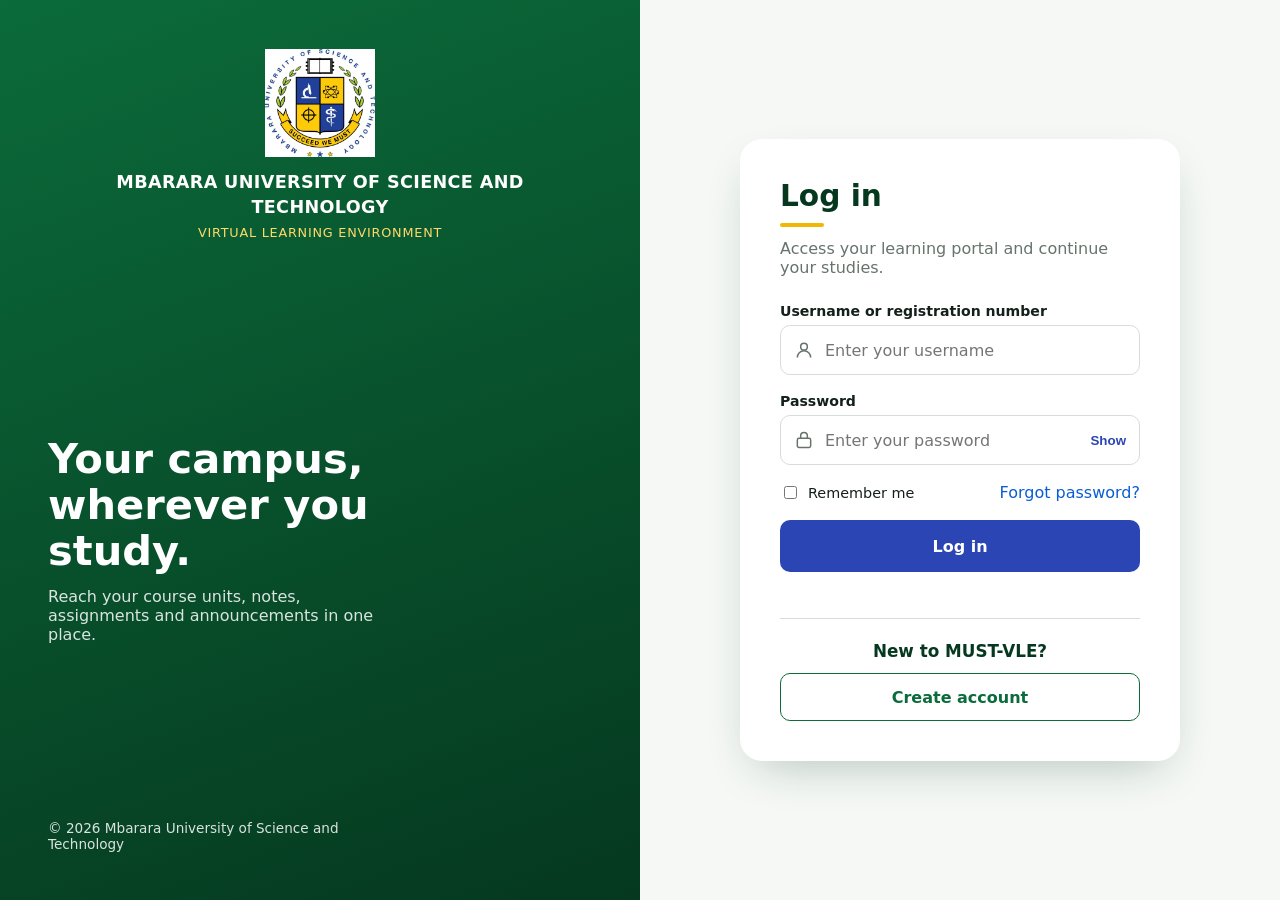
<file: index.html>
<!DOCTYPE html>
<html lang="en">
<head>
    <meta charset="UTF-8">
    <meta name="viewport" content="width=device-width, initial-scale=1.0">
    <title>Login | MUST-VLE</title>
    <link rel="stylesheet" href="style.css">
</head>
<body>

    <aside class="brand">
        <div class="brand-header">
            <img src="must-logo.png" alt="Mbarara University of Science and Technology logo" class="brand-logo">
            <div class="university-name">
                <strong>MBARARA UNIVERSITY OF SCIENCE AND TECHNOLOGY</strong>
                <small>Virtual Learning Environment</small>
            </div>
        </div>

        <div>
            <h2>Your campus, wherever you study.</h2>
            <p>Reach your course units, notes, assignments and announcements in one place.</p>
        </div>

        <p class="foot">&copy; 2026 Mbarara University of Science and Technology</p>
    </aside>

    <main class="panel">
        <section class="card">
            <header class="card-head">
                <h1>Log in</h1>
                <p>Access your learning portal and continue your studies.</p>
            </header>

            <form class="form" novalidate>

                <div class="field">
                    <label for="username">Username or registration number</label>
                    <div class="control">
                        <svg viewBox="0 0 24 24"><circle cx="12" cy="8" r="4"/><path d="M4 21a8 8 0 0 1 16 0"/></svg>
                        <input id="username" name="username" type="text" autocomplete="username" placeholder="Enter your username" required>
                    </div>
                    <p class="error">Enter your username or registration number.</p>
                </div>

                <div class="field">
                    <label for="password">Password</label>
                    <div class="control">
                        <svg viewBox="0 0 24 24"><rect x="4" y="10" width="16" height="11" rx="2"/><path d="M8 10V7a4 4 0 0 1 8 0v3"/></svg>
                        <input id="password" name="password" type="password" autocomplete="current-password" placeholder="Enter your password" required>
                        <button type="button" class="toggle" data-toggle="password">Show</button>
                    </div>
                    <p class="error">Enter your password.</p>
                </div>

                <div class="row">
                    <label class="check">
                        <input type="checkbox" name="remember">
                        <span>Remember me</span>
                    </label>

                    <a href="#">Forgot password?</a>
                </div>

                <button class="btn" type="submit">Log in</button>

                <div class="first-time">
                    <h2>New to MUST-VLE?</h2>
                    <a class="btn-outline" href="createAccount.html">Create account</a>
                </div>
            </form>
        </section>
    </main>

</body>
</html>
</file>
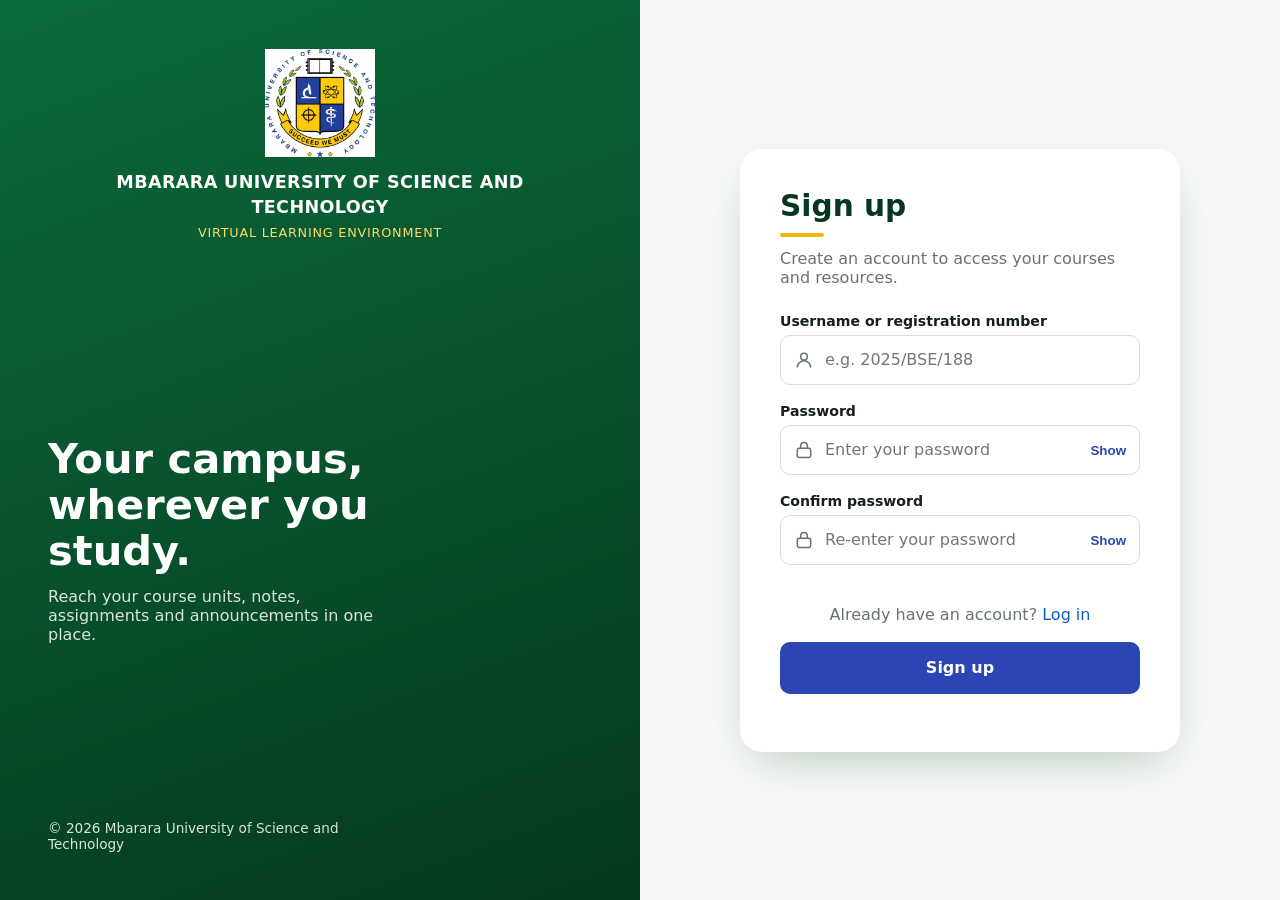
<file: createAccount.html>
<!DOCTYPE html>
<html lang="en">
<head>
    <meta charset="UTF-8">
    <meta name="viewport" content="width=device-width, initial-scale=1.0">
    <title>Create account | MUST-VLE</title>
    <link rel="stylesheet" href="style.css">
</head>
<body>

    <aside class="brand">
        <div class="brand-header">
           <img src="must-logo.png" alt="Mbarara University of Science and Technology logo" class="brand-logo">
            <div class="university-name">
                <strong>MBARARA UNIVERSITY OF SCIENCE AND TECHNOLOGY</strong>
                <small>Virtual Learning Environment</small>
            </div>
        </div>

        <div>
            <h2>Your campus, wherever you study.</h2>
            <p>Reach your course units, notes, assignments and announcements in one place.</p>
        </div>

        <p class="foot">&copy; 2026 Mbarara University of Science and Technology</p>
    </aside>

    <main class="panel" id="main">
        <section class="card">

            <header class="card-head">
                <h1>Sign up</h1>
                <p>
                    Create an account to access your courses and resources.
                </p>
            </header>

            <form class="form" id="signupForm" novalidate>

                <div class="field">
                    <label for="username">Username or registration number</label>
                    <div class="control">
                        <svg viewBox="0 0 24 24"><circle cx="12" cy="8" r="4"/><path d="M4 21a8 8 0 0 1 16 0"/></svg>
                        <input id="username" name="username" type="text"
                               autocomplete="username" placeholder="e.g. 2025/BSE/188" required>
                    </div>
                    <p class="error">Enter your username or registration number.</p>
                </div>

                <div class="field">
                    <label for="password">Password</label>
                    <div class="control">
                        <svg viewBox="0 0 24 24"><rect x="4" y="10" width="16" height="11" rx="2"/><path d="M8 10V7a4 4 0 0 1 8 0v3"/></svg>
                        <input id="password" name="password" type="password"
                               autocomplete="new-password" placeholder="Enter your password" required>
                        <button type="button" class="toggle" data-toggle="password">Show</button>
                    </div>
                    <p class="error">Enter your password.</p>
                </div>

                <div class="field">
                    <label for="confirmPassword">Confirm password</label>
                    <div class="control">
                        <svg viewBox="0 0 24 24"><rect x="4" y="10" width="16" height="11" rx="2"/><path d="M8 10V7a4 4 0 0 1 8 0v3"/></svg>
                        <input id="confirmPassword" name="confirmPassword" type="password"
                               autocomplete="new-password" placeholder="Re-enter your password" required>
                        <button type="button" class="toggle" data-toggle="confirmPassword">Show</button>
                    </div>
                    <p class="error">Confirm your password.</p>
                </div>

                <p class="switch">Already have an account? <a href="index.html">Log in</a></p>

                <button class="btn" type="submit">Sign up</button>
                <p class="success" id="formMsg"></p>
            </form>

        </section>
    </main>
</body>
</html>
</file>
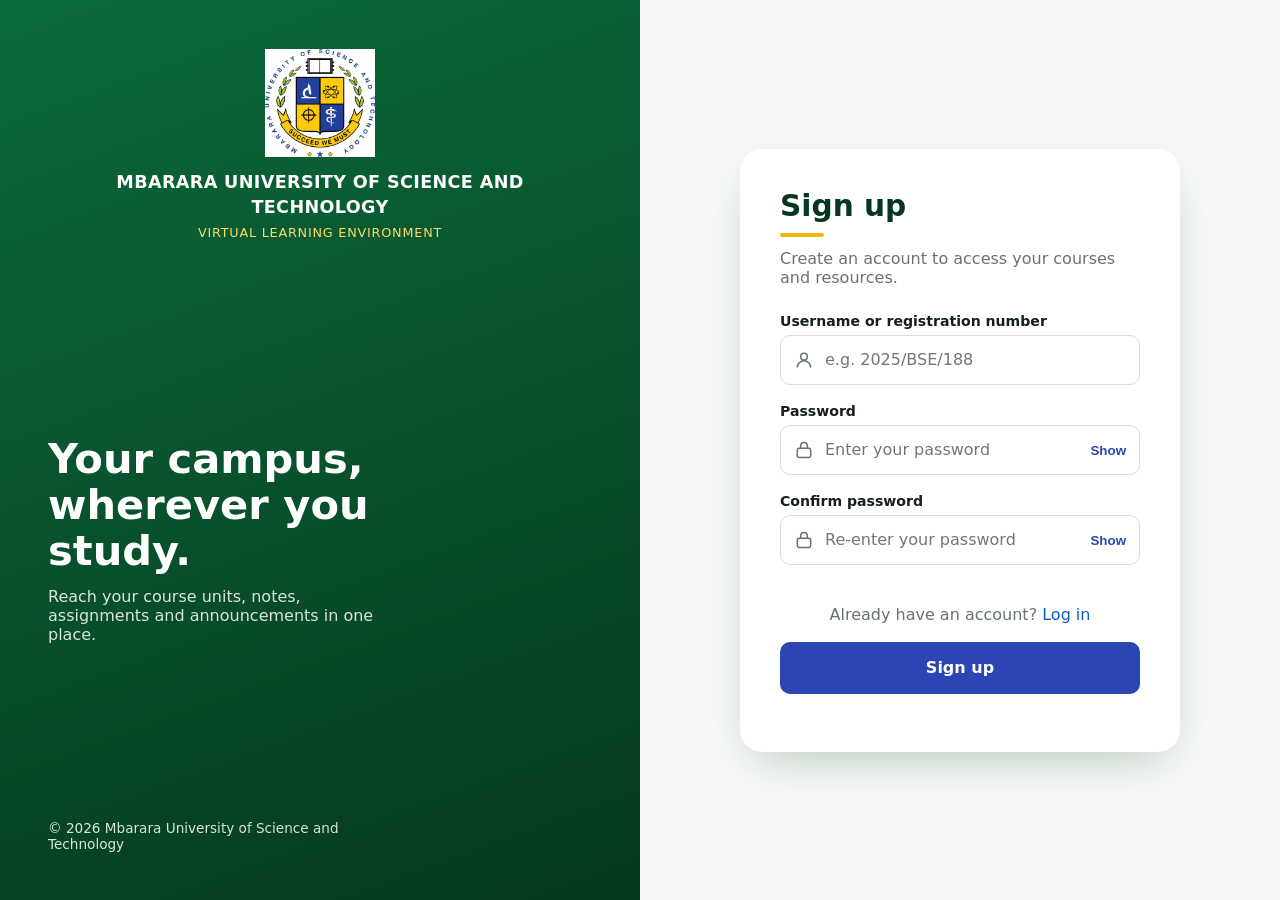
<file: login page/createAccount.html>
<!DOCTYPE html>
<html lang="en">
<head>
    <meta charset="UTF-8">
    <meta name="viewport" content="width=device-width, initial-scale=1.0">
    <title>Create account | MUST-VLE</title>
    <link rel="stylesheet" href="style.css">
</head>
<body>

    <aside class="brand">
        <div class="brand-header">
           <img src="must-logo.png" alt="Mbarara University of Science and Technology logo" class="brand-logo">
            <div class="university-name">
                <strong>MBARARA UNIVERSITY OF SCIENCE AND TECHNOLOGY</strong>
                <small>Virtual Learning Environment</small>
            </div>
        </div>

        <div>
            <h2>Your campus, wherever you study.</h2>
            <p>Reach your course units, notes, assignments and announcements in one place.</p>
        </div>

        <p class="foot">&copy; 2026 Mbarara University of Science and Technology</p>
    </aside>

    <main class="panel" id="main">
        <section class="card">

            <header class="card-head">
                <h1>Sign up</h1>
                <p>
                    Create an account to access your courses and resources.
                </p>
            </header>

            <form class="form" id="signupForm" novalidate>

                <div class="field">
                    <label for="username">Username or registration number</label>
                    <div class="control">
                        <svg viewBox="0 0 24 24"><circle cx="12" cy="8" r="4"/><path d="M4 21a8 8 0 0 1 16 0"/></svg>
                        <input id="username" name="username" type="text"
                               autocomplete="username" placeholder="e.g. 2025/BSE/188" required>
                    </div>
                    <p class="error">Enter your username or registration number.</p>
                </div>

                <div class="field">
                    <label for="password">Password</label>
                    <div class="control">
                        <svg viewBox="0 0 24 24"><rect x="4" y="10" width="16" height="11" rx="2"/><path d="M8 10V7a4 4 0 0 1 8 0v3"/></svg>
                        <input id="password" name="password" type="password"
                               autocomplete="new-password" placeholder="Enter your password" required>
                        <button type="button" class="toggle" data-toggle="password">Show</button>
                    </div>
                    <p class="error">Enter your password.</p>
                </div>

                <div class="field">
                    <label for="confirmPassword">Confirm password</label>
                    <div class="control">
                        <svg viewBox="0 0 24 24"><rect x="4" y="10" width="16" height="11" rx="2"/><path d="M8 10V7a4 4 0 0 1 8 0v3"/></svg>
                        <input id="confirmPassword" name="confirmPassword" type="password"
                               autocomplete="new-password" placeholder="Re-enter your password" required>
                        <button type="button" class="toggle" data-toggle="confirmPassword">Show</button>
                    </div>
                    <p class="error">Confirm your password.</p>
                </div>

                <p class="switch">Already have an account? <a href="login.html">Log in</a></p>

                <button class="btn" type="submit">Sign up</button>
                <p class="success" id="formMsg"></p>
            </form>

        </section>
    </main>
</body>
</html>
</file>
<file: style.css>
:root {
    --green-900: #05381f;
    --green-700: #0b6b3a;
    --gold: #f2b705;
    --blue: #2b45b5;
    --blue-dark: #22369a;
    --ink: #14201a;
    --muted: #66746c;
    --line: #d6ddd8;
    --paper: #f5f8f5;
    --danger: #c0392b;
}

*, *::before, *::after {
    box-sizing: border-box;
}

h1, h2, p {
    margin: 0;
}

body {
    margin: 0;
    min-height: 100vh;
    display: grid;
    grid-template-columns: 1fr 1fr;
    font-family: system-ui, -apple-system, "Segoe UI", Roboto, sans-serif;
    color: var(--ink);
    background: var(--paper);
}

.brand {
    display: flex;
    flex-direction: column;
    justify-content: space-between;
    padding: 48px;
    color: #fff;
    background: linear-gradient(160deg, var(--green-700), var(--green-900));
}

.brand-header {
    display: flex;
    flex-direction: column;
    align-items: center;
    justify-content: center;
    text-align: center;
    gap: 12px;
    margin: 0 auto 20px;
}

.brand-logo {
    display: block;
    width: 110px;
    height: 110px;
    object-fit: contain;
    margin: 0 auto;
}

.university-name {
    display: flex;
    flex-direction: column;
    align-items: center;
    text-align: center;
    gap: 6px;
}

.university-name strong {
    display: block;
    font-size: 1.1rem;
    line-height: 1.4;
    letter-spacing: 0.02em;
    text-transform: uppercase;
    font-weight: 800;
}

.university-name small {
    font-size: 0.8rem;
    letter-spacing: 0.06em;
    text-transform: uppercase;
    color: #ffd96b;
}

.brand h2 {
    font-size: 2.6rem;
    line-height: 1.1;
    margin-bottom: 14px;
    max-width: 14ch;
}

.brand p {
    max-width: 34ch;
    color: rgba(255, 255, 255, .85);
}

.foot {
    font-size: .85rem;
}

.panel {
    display: grid;
    place-items: center;
    padding: 32px;
}

.card {
    width: 100%;
    max-width: 440px;
    padding: 40px;
    background: #fff;
    border-radius: 22px;
    box-shadow: 0 18px 48px -18px rgba(5, 56, 31, .3);
}

.card-head {
    margin-bottom: 26px;
}

.card-head h1 {
    font-size: 1.85rem;
    color: var(--green-900);
}

.card-head h1::after {
    content: "";
    display: block;
    width: 44px;
    height: 4px;
    margin-top: 10px;
    background: var(--gold);
    border-radius: 4px;
}

.card-head p {
    margin-top: 12px;
    color: var(--muted);
}

.form {
    display: grid;
    gap: 18px;
}

.field {
    display: grid;
    gap: 6px;
}

.field > label {
    font-size: .88rem;
    font-weight: 600;
}

.control {
    position: relative;
}

.control svg {
    position: absolute;
    left: 14px;
    top: 50%;
    transform: translateY(-50%);
    width: 20px;
    height: 20px;
    fill: none;
    stroke: var(--muted);
    stroke-width: 1.8;
    pointer-events: none;
}

.control input {
    width: 100%;
    height: 50px;
    padding: 0 70px 0 44px;
    font: inherit;
    border: 1.5px solid var(--line);
    border-radius: 10px;
}

.control input:focus {
    outline: none;
    border-color: var(--green-700);
    box-shadow: 0 0 0 4px rgba(242, 183, 5, .3);
}

.toggle {
    position: absolute;
    right: 8px;
    top: 50%;
    transform: translateY(-50%);
    border: 0;
    background: none;
    color: var(--blue);
    font-weight: 600;
    cursor: pointer;
}

.error {
    display: none;
    color: var(--danger);
    font-size: .82rem;
}

.field.invalid .error {
    display: block;
}

.field.invalid input {
    border-color: var(--danger);
}

.row {
    display: flex;
    justify-content: space-between;
    align-items: center;
    gap: 10px;
    flex-wrap: wrap;
}

.check {
    display: flex;
    gap: 8px;
    align-items: center;
    font-size: .9rem;
}

a {
    color: #0a5cd6;
    text-decoration: none;
}

.btn {
    height: 52px;
    width: 100%;
    border: 0;
    border-radius: 10px;
    background: var(--blue);
    color: #fff;
    font: inherit;
    font-weight: 600;
    cursor: pointer;
}

.btn:hover {
    background: var(--blue-dark);
}

.btn-outline {
    display: flex;
    align-items: center;
    justify-content: center;
    height: 48px;
    margin-top: 12px;
    border: 1.5px solid var(--green-700);
    border-radius: 10px;
    color: var(--green-700);
    font-weight: 600;
    text-decoration: none;
}

.btn-outline:hover {
    background: var(--green-700);
    color: #fff;
}

.success {
    color: #14633a;
    font-size: .9rem;
}

.first-time {
    margin-top: 28px;
    padding-top: 22px;
    border-top: 1px solid var(--line);
    text-align: center;
}

.first-time h2 {
    font-size: 1.05rem;
    color: var(--green-900);
}

@media (max-width: 900px) {
    body {
        grid-template-columns: 1fr;
    }

    .brand {
        padding: 22px 24px;
    }

    .brand > div:nth-child(2),
    .foot {
        display: none;
    }

    .panel {
        padding: 16px;
    }

    .card {
        padding: 24px;
    }
}

.switch {
    margin-top: 22px;
    text-align: center;
    color: var(--muted);
}
</file>
<file: login page/style.css>
:root {
    --green-900: #05381f;
    --green-700: #0b6b3a;
    --gold: #f2b705;
    --blue: #2b45b5;
    --blue-dark: #22369a;
    --ink: #14201a;
    --muted: #66746c;
    --line: #d6ddd8;
    --paper: #f5f8f5;
    --danger: #c0392b;
}

*, *::before, *::after {
    box-sizing: border-box;
}

h1, h2, p {
    margin: 0;
}

body {
    margin: 0;
    min-height: 100vh;
    display: grid;
    grid-template-columns: 1fr 1fr;
    font-family: system-ui, -apple-system, "Segoe UI", Roboto, sans-serif;
    color: var(--ink);
    background: var(--paper);
}

.brand {
    display: flex;
    flex-direction: column;
    justify-content: space-between;
    padding: 48px;
    color: #fff;
    background: linear-gradient(160deg, var(--green-700), var(--green-900));
}

.brand-header {
    display: flex;
    flex-direction: column;
    align-items: center;
    justify-content: center;
    text-align: center;
    gap: 12px;
    margin: 0 auto 20px;
}

.brand-logo {
    display: block;
    width: 110px;
    height: 110px;
    object-fit: contain;
    margin: 0 auto;
}

.university-name {
    display: flex;
    flex-direction: column;
    align-items: center;
    text-align: center;
    gap: 6px;
}

.university-name strong {
    display: block;
    font-size: 1.1rem;
    line-height: 1.4;
    letter-spacing: 0.02em;
    text-transform: uppercase;
    font-weight: 800;
}

.university-name small {
    font-size: 0.8rem;
    letter-spacing: 0.06em;
    text-transform: uppercase;
    color: #ffd96b;
}

.brand h2 {
    font-size: 2.6rem;
    line-height: 1.1;
    margin-bottom: 14px;
    max-width: 14ch;
}

.brand p {
    max-width: 34ch;
    color: rgba(255, 255, 255, .85);
}

.foot {
    font-size: .85rem;
}

.panel {
    display: grid;
    place-items: center;
    padding: 32px;
}

.card {
    width: 100%;
    max-width: 440px;
    padding: 40px;
    background: #fff;
    border-radius: 22px;
    box-shadow: 0 18px 48px -18px rgba(5, 56, 31, .3);
}

.card-head {
    margin-bottom: 26px;
}

.card-head h1 {
    font-size: 1.85rem;
    color: var(--green-900);
}

.card-head h1::after {
    content: "";
    display: block;
    width: 44px;
    height: 4px;
    margin-top: 10px;
    background: var(--gold);
    border-radius: 4px;
}

.card-head p {
    margin-top: 12px;
    color: var(--muted);
}

.form {
    display: grid;
    gap: 18px;
}

.field {
    display: grid;
    gap: 6px;
}

.field > label {
    font-size: .88rem;
    font-weight: 600;
}

.control {
    position: relative;
}

.control svg {
    position: absolute;
    left: 14px;
    top: 50%;
    transform: translateY(-50%);
    width: 20px;
    height: 20px;
    fill: none;
    stroke: var(--muted);
    stroke-width: 1.8;
    pointer-events: none;
}

.control input {
    width: 100%;
    height: 50px;
    padding: 0 70px 0 44px;
    font: inherit;
    border: 1.5px solid var(--line);
    border-radius: 10px;
}

.control input:focus {
    outline: none;
    border-color: var(--green-700);
    box-shadow: 0 0 0 4px rgba(242, 183, 5, .3);
}

.toggle {
    position: absolute;
    right: 8px;
    top: 50%;
    transform: translateY(-50%);
    border: 0;
    background: none;
    color: var(--blue);
    font-weight: 600;
    cursor: pointer;
}

.error {
    display: none;
    color: var(--danger);
    font-size: .82rem;
}

.field.invalid .error {
    display: block;
}

.field.invalid input {
    border-color: var(--danger);
}

.row {
    display: flex;
    justify-content: space-between;
    align-items: center;
    gap: 10px;
    flex-wrap: wrap;
}

.check {
    display: flex;
    gap: 8px;
    align-items: center;
    font-size: .9rem;
}

a {
    color: #0a5cd6;
    text-decoration: none;
}

.btn {
    height: 52px;
    width: 100%;
    border: 0;
    border-radius: 10px;
    background: var(--blue);
    color: #fff;
    font: inherit;
    font-weight: 600;
    cursor: pointer;
}

.btn:hover {
    background: var(--blue-dark);
}

.btn-outline {
    display: flex;
    align-items: center;
    justify-content: center;
    height: 48px;
    margin-top: 12px;
    border: 1.5px solid var(--green-700);
    border-radius: 10px;
    color: var(--green-700);
    font-weight: 600;
    text-decoration: none;
}

.btn-outline:hover {
    background: var(--green-700);
    color: #fff;
}

.success {
    color: #14633a;
    font-size: .9rem;
}

.first-time {
    margin-top: 28px;
    padding-top: 22px;
    border-top: 1px solid var(--line);
    text-align: center;
}

.first-time h2 {
    font-size: 1.05rem;
    color: var(--green-900);
}

@media (max-width: 900px) {
    body {
        grid-template-columns: 1fr;
    }

    .brand {
        padding: 22px 24px;
    }

    .brand > div:nth-child(2),
    .foot {
        display: none;
    }

    .panel {
        padding: 16px;
    }

    .card {
        padding: 24px;
    }
}

.switch {
    margin-top: 22px;
    text-align: center;
    color: var(--muted);
}
</file>
